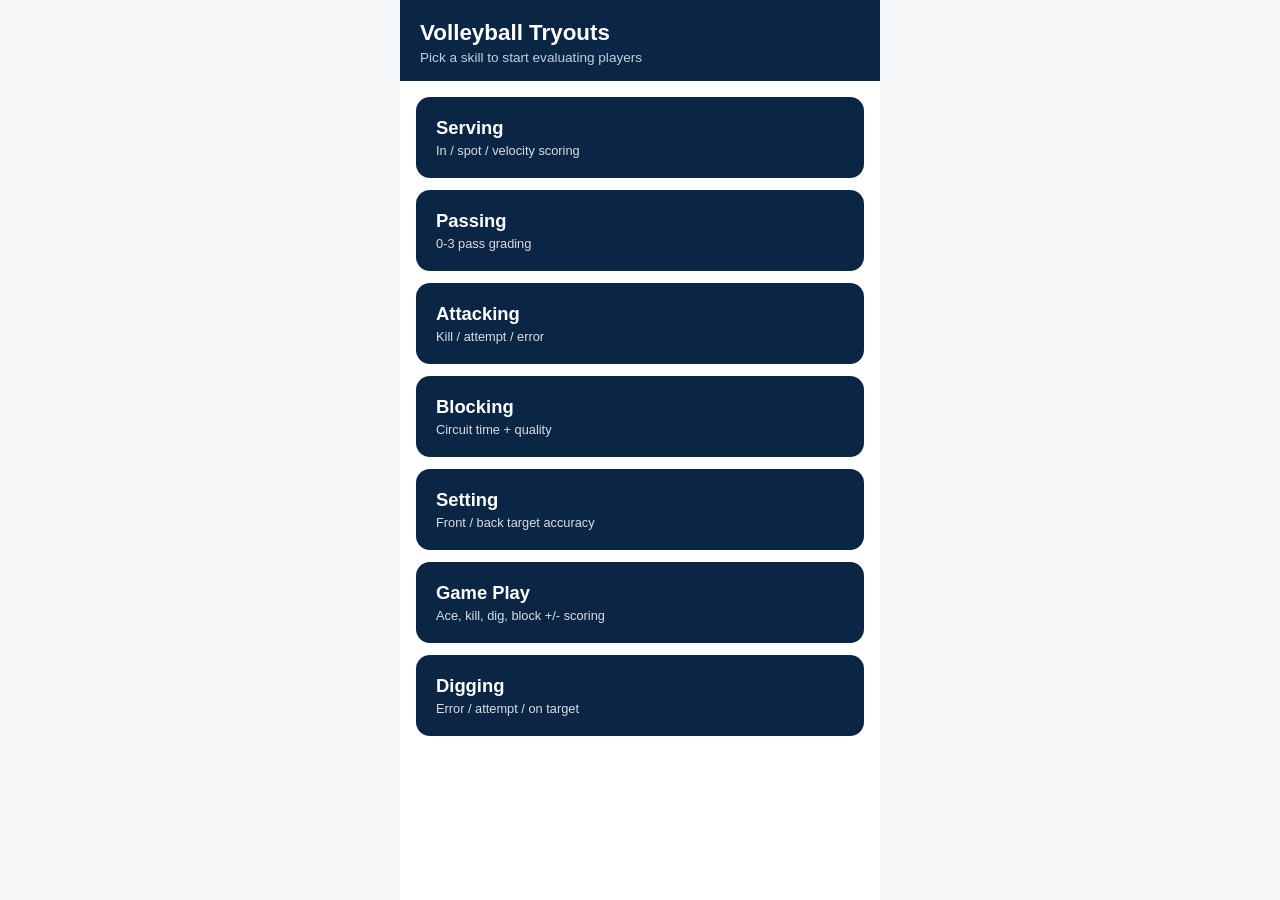
<file: index.html>
<!doctype html>
<html lang="en">
<head>
<meta charset="utf-8" />
<meta name="viewport" content="width=device-width, initial-scale=1, maximum-scale=1" />
<title>Volleyball Tryouts</title>
<link rel="icon" href="assets/favicon.ico?v=16" sizes="any" />
<link rel="icon" type="image/png" sizes="32x32" href="assets/favicon-32x32.png?v=16" />
<link rel="icon" type="image/png" sizes="16x16" href="assets/favicon-16x16.png?v=16" />
<link rel="apple-touch-icon" sizes="180x180" href="assets/apple-touch-icon.png?v=16" />
<link rel="manifest" href="assets/site.webmanifest?v=16" />
<meta name="theme-color" content="#0b2545" />
<link rel="stylesheet" href="styles.css?v=16" />
</head>
<body>
<div class="app">
  <header class="top">
    <h1>Volleyball Tryouts</h1>
    <p>Pick a skill to start evaluating players</p>
  </header>
  <main>
    <div class="skill-list">
      <a class="skill-link" href="serving.html">
        Serving
        <span class="sub">In / spot / velocity scoring</span>
      </a>
      <a class="skill-link" href="passing.html">
        Passing
        <span class="sub">0-3 pass grading</span>
      </a>
      <a class="skill-link" href="attacking.html">
        Attacking
        <span class="sub">Kill / attempt / error</span>
      </a>
      <a class="skill-link" href="blocking.html">
        Blocking
        <span class="sub">Circuit time + quality</span>
      </a>
      <a class="skill-link" href="setting.html">
        Setting
        <span class="sub">Front / back target accuracy</span>
      </a>
      <a class="skill-link" href="gameplay.html">
        Game Play
        <span class="sub">Ace, kill, dig, block +/- scoring</span>
      </a>
      <a class="skill-link" href="digging.html">
        Digging
        <span class="sub">Error / attempt / on target</span>
      </a>
    </div>
  </main>
</div>
</body>
</html>
</file>
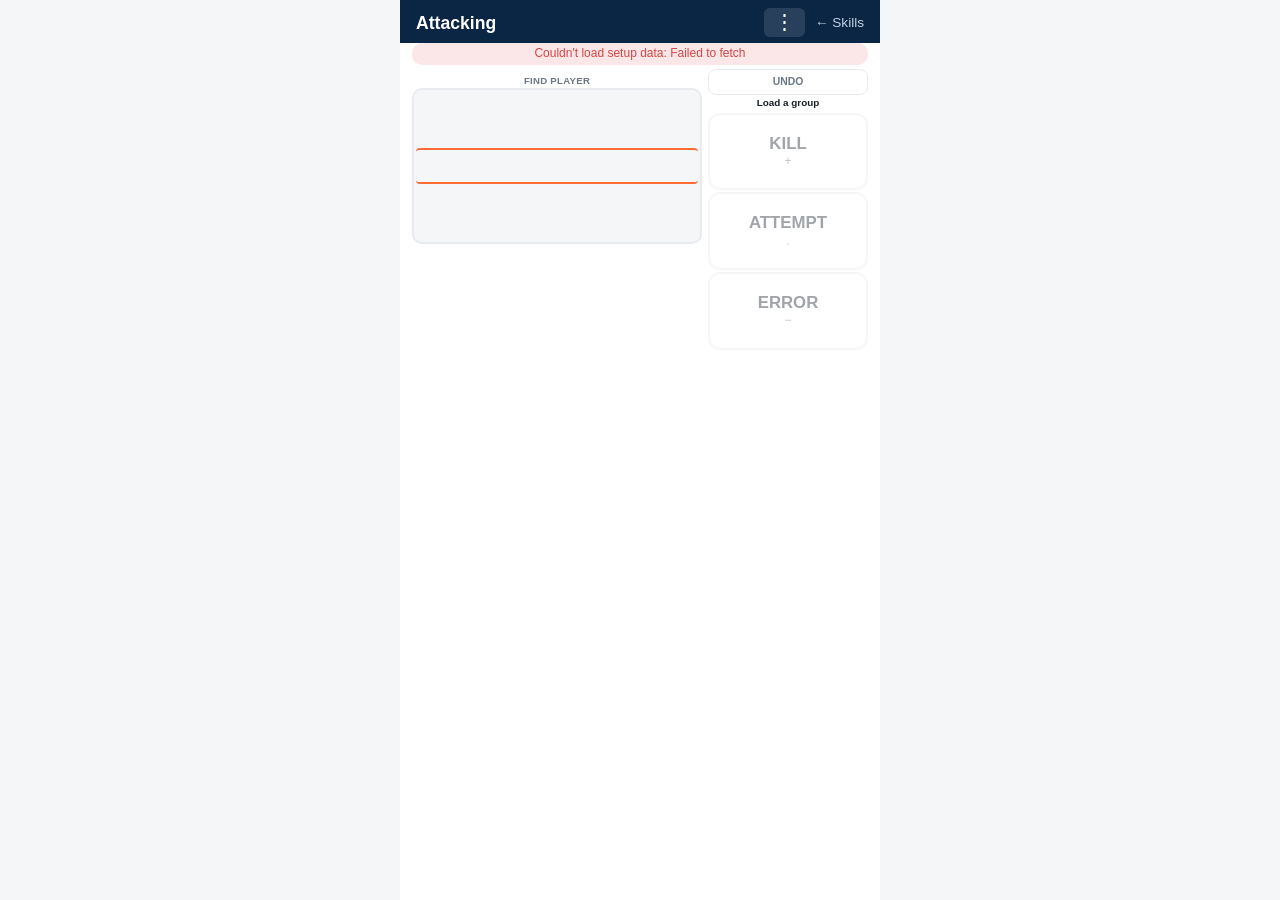
<file: attacking.html>
<!doctype html>
<html lang="en">
<head>
<meta charset="utf-8" />
<meta name="viewport" content="width=device-width, initial-scale=1, maximum-scale=1" />
<title>Attacking — Volleyball Tryouts</title>
<link rel="icon" href="assets/favicon.ico?v=16" sizes="any" />
<link rel="icon" type="image/png" sizes="32x32" href="assets/favicon-32x32.png?v=16" />
<link rel="icon" type="image/png" sizes="16x16" href="assets/favicon-16x16.png?v=16" />
<link rel="apple-touch-icon" sizes="180x180" href="assets/apple-touch-icon.png?v=16" />
<link rel="manifest" href="assets/site.webmanifest?v=16" />
<meta name="theme-color" content="#0b2545" />
<link rel="stylesheet" href="styles.css?v=16" />
</head>
<body>
<div class="app evaluator-app">
  <header class="top compact">
    <h1>Attacking<span class="header-coach" id="headerCoach"></span></h1>
    <div class="header-actions">
      <span class="queue-status" id="queueStatus" hidden></span>
      <button type="button" class="menu-btn" id="menuBtn" aria-label="Menu" aria-haspopup="true" aria-expanded="false">⋮</button>
      <a class="back-link" href="index.html" style="color:#c3d0e0;">&larr; Skills</a>
      <div class="menu-panel" id="menuPanel" hidden>
        <label class="menu-label" for="coachSelect">Coach</label>
        <select id="coachSelect" aria-label="Coach">
          <option value="">Coach…</option>
        </select>
        <button type="button" class="menu-reset-btn" id="resetBtn">Reset This Page</button>
      </div>
    </div>
  </header>

  <div id="configBanner" class="banner" hidden>
    ⚠ Not connected to the Google Sheet yet. Deploy the Apps Script Web App
    and paste its URL into <code>config.js</code> — see README.md.
  </div>

  <div class="toast" id="toast"></div>

  <main class="evaluator-grid">
    <div class="col-players">
      <div id="playerRows" class="rows-col"></div>

      <div class="player-jog-label">Find player</div>
      <div class="player-jog-wrap">
        <div class="player-jog" id="playerJog"></div>
        <div class="player-jog-highlight"></div>
      </div>
    </div>

    <div class="score-rail">
      <button type="button" class="rail-btn rail-undo" id="undoBtn" disabled>UNDO</button>
      <div class="active-player-mini" id="activePlayerLabel">Load a group</div>

      <button type="button" class="toggle rail-btn" id="btnKill" data-result="+">KILL<span class="pts">+</span></button>
      <button type="button" class="toggle rail-btn" id="btnAttempt" data-result=".">ATTEMPT<span class="pts">.</span></button>
      <button type="button" class="toggle rail-btn" id="btnError" data-result="-">ERROR<span class="pts">−</span></button>
    </div>
  </main>
</div>

<script src="config.js?v=16"></script>
<script src="app.js?v=16"></script>
<script src="attacking.js?v=16"></script>
</body>
</html>
</file>
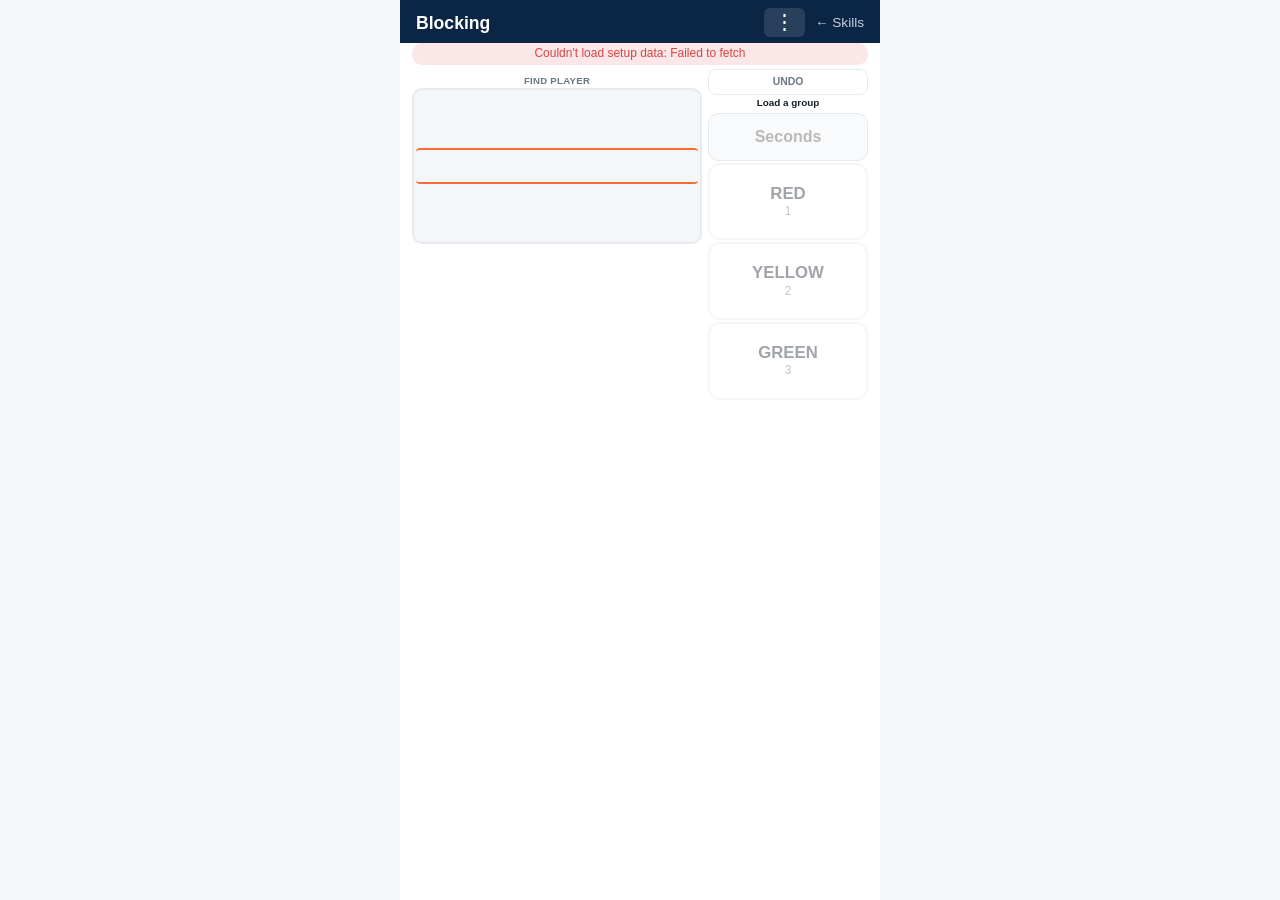
<file: blocking.html>
<!doctype html>
<html lang="en">
<head>
<meta charset="utf-8" />
<meta name="viewport" content="width=device-width, initial-scale=1, maximum-scale=1" />
<title>Blocking — Volleyball Tryouts</title>
<link rel="icon" href="assets/favicon.ico?v=16" sizes="any" />
<link rel="icon" type="image/png" sizes="32x32" href="assets/favicon-32x32.png?v=16" />
<link rel="icon" type="image/png" sizes="16x16" href="assets/favicon-16x16.png?v=16" />
<link rel="apple-touch-icon" sizes="180x180" href="assets/apple-touch-icon.png?v=16" />
<link rel="manifest" href="assets/site.webmanifest?v=16" />
<meta name="theme-color" content="#0b2545" />
<link rel="stylesheet" href="styles.css?v=16" />
</head>
<body>
<div class="app evaluator-app">
  <header class="top compact">
    <h1>Blocking<span class="header-coach" id="headerCoach"></span></h1>
    <div class="header-actions">
      <span class="queue-status" id="queueStatus" hidden></span>
      <button type="button" class="menu-btn" id="menuBtn" aria-label="Menu" aria-haspopup="true" aria-expanded="false">⋮</button>
      <a class="back-link" href="index.html" style="color:#c3d0e0;">&larr; Skills</a>
      <div class="menu-panel" id="menuPanel" hidden>
        <label class="menu-label" for="coachSelect">Coach</label>
        <select id="coachSelect" aria-label="Coach">
          <option value="">Coach…</option>
        </select>
        <button type="button" class="menu-reset-btn" id="resetBtn">Reset This Page</button>
      </div>
    </div>
  </header>

  <div id="configBanner" class="banner" hidden>
    ⚠ Not connected to the Google Sheet yet. Deploy the Apps Script Web App
    and paste its URL into <code>config.js</code> — see README.md.
  </div>

  <div class="toast" id="toast"></div>

  <main class="evaluator-grid">
    <div class="col-players">
      <div id="playerRows" class="rows-col"></div>

      <div class="player-jog-label">Find player</div>
      <div class="player-jog-wrap">
        <div class="player-jog" id="playerJog"></div>
        <div class="player-jog-highlight"></div>
      </div>
    </div>

    <div class="score-rail">
      <button type="button" class="rail-btn rail-undo" id="undoBtn" disabled>UNDO</button>
      <div class="active-player-mini" id="activePlayerLabel">Load a group</div>

      <input type="text" inputmode="decimal" pattern="[0-9]*\.?[0-9]*" enterkeyhint="done" id="timeInput" class="rail-time-input" placeholder="Seconds" aria-label="Circuit time in seconds" />

      <button type="button" class="toggle rail-btn quality-red" id="btnRed" data-result="Red" disabled>RED<span class="pts">1</span></button>
      <button type="button" class="toggle rail-btn quality-yellow" id="btnYellow" data-result="Yellow" disabled>YELLOW<span class="pts">2</span></button>
      <button type="button" class="toggle rail-btn quality-green" id="btnGreen" data-result="Green" disabled>GREEN<span class="pts">3</span></button>
    </div>
  </main>
</div>

<script src="config.js?v=16"></script>
<script src="app.js?v=16"></script>
<script src="blocking.js?v=16"></script>
</body>
</html>
</file>
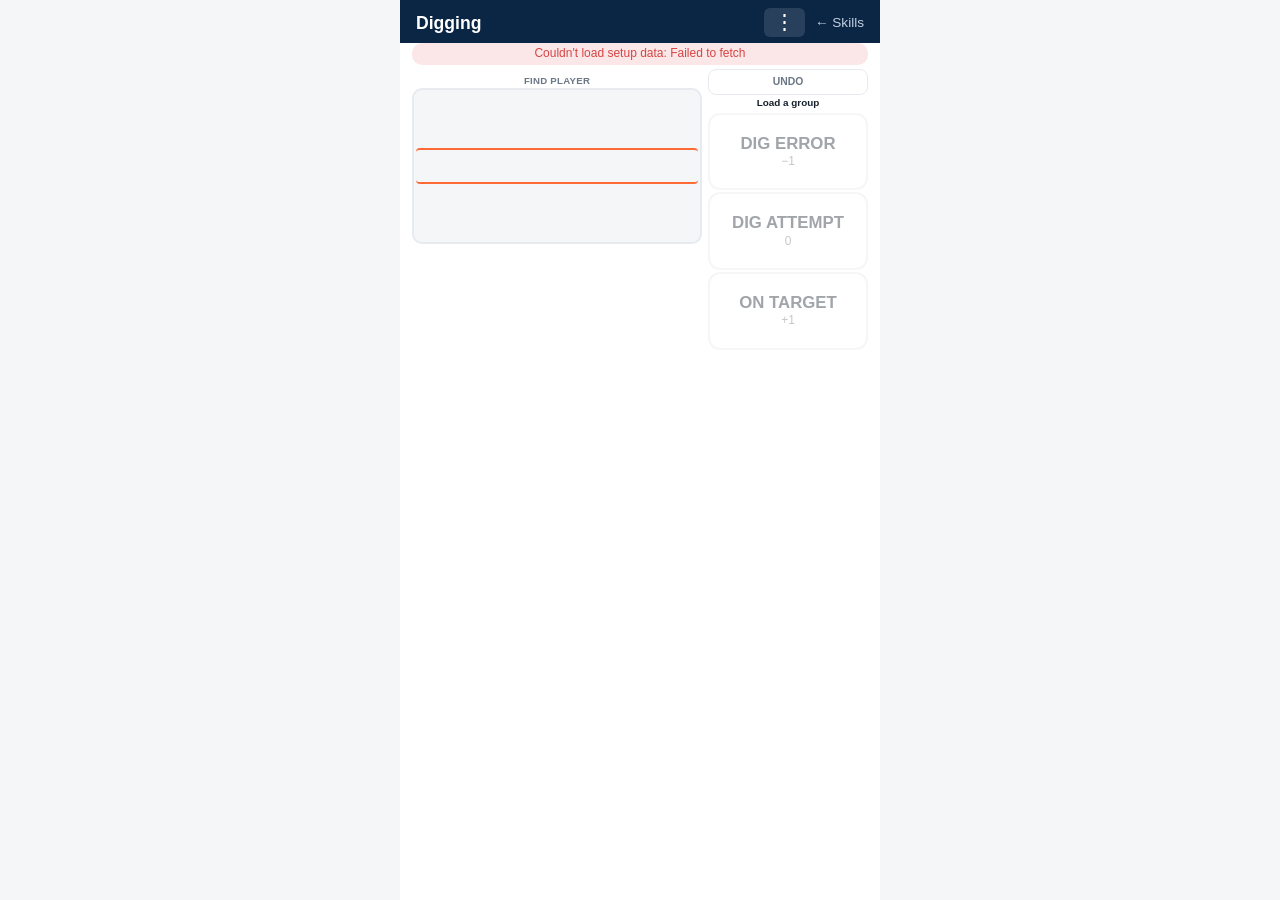
<file: digging.html>
<!doctype html>
<html lang="en">
<head>
<meta charset="utf-8" />
<meta name="viewport" content="width=device-width, initial-scale=1, maximum-scale=1" />
<title>Digging — Volleyball Tryouts</title>
<link rel="icon" href="assets/favicon.ico?v=16" sizes="any" />
<link rel="icon" type="image/png" sizes="32x32" href="assets/favicon-32x32.png?v=16" />
<link rel="icon" type="image/png" sizes="16x16" href="assets/favicon-16x16.png?v=16" />
<link rel="apple-touch-icon" sizes="180x180" href="assets/apple-touch-icon.png?v=16" />
<link rel="manifest" href="assets/site.webmanifest?v=16" />
<meta name="theme-color" content="#0b2545" />
<link rel="stylesheet" href="styles.css?v=16" />
</head>
<body>
<div class="app evaluator-app">
  <header class="top compact">
    <h1>Digging<span class="header-coach" id="headerCoach"></span></h1>
    <div class="header-actions">
      <span class="queue-status" id="queueStatus" hidden></span>
      <button type="button" class="menu-btn" id="menuBtn" aria-label="Menu" aria-haspopup="true" aria-expanded="false">⋮</button>
      <a class="back-link" href="index.html" style="color:#c3d0e0;">&larr; Skills</a>
      <div class="menu-panel" id="menuPanel" hidden>
        <label class="menu-label" for="coachSelect">Coach</label>
        <select id="coachSelect" aria-label="Coach">
          <option value="">Coach…</option>
        </select>
        <button type="button" class="menu-reset-btn" id="resetBtn">Reset This Page</button>
      </div>
    </div>
  </header>

  <div id="configBanner" class="banner" hidden>
    ⚠ Not connected to the Google Sheet yet. Deploy the Apps Script Web App
    and paste its URL into <code>config.js</code> — see README.md.
  </div>

  <div class="toast" id="toast"></div>

  <main class="evaluator-grid">
    <div class="col-players">
      <div id="playerRows" class="rows-col"></div>

      <div class="player-jog-label">Find player</div>
      <div class="player-jog-wrap">
        <div class="player-jog" id="playerJog"></div>
        <div class="player-jog-highlight"></div>
      </div>
    </div>

    <div class="score-rail">
      <button type="button" class="rail-btn rail-undo" id="undoBtn" disabled>UNDO</button>
      <div class="active-player-mini" id="activePlayerLabel">Load a group</div>

      <button type="button" class="toggle rail-btn" id="btnError" data-result="-">DIG ERROR<span class="pts">−1</span></button>
      <button type="button" class="toggle rail-btn" id="btnAttempt" data-result=".">DIG ATTEMPT<span class="pts">0</span></button>
      <button type="button" class="toggle rail-btn" id="btnOnTarget" data-result="+">ON TARGET<span class="pts">+1</span></button>
    </div>
  </main>
</div>

<script src="config.js?v=16"></script>
<script src="app.js?v=16"></script>
<script src="digging.js?v=16"></script>
</body>
</html>
</file>
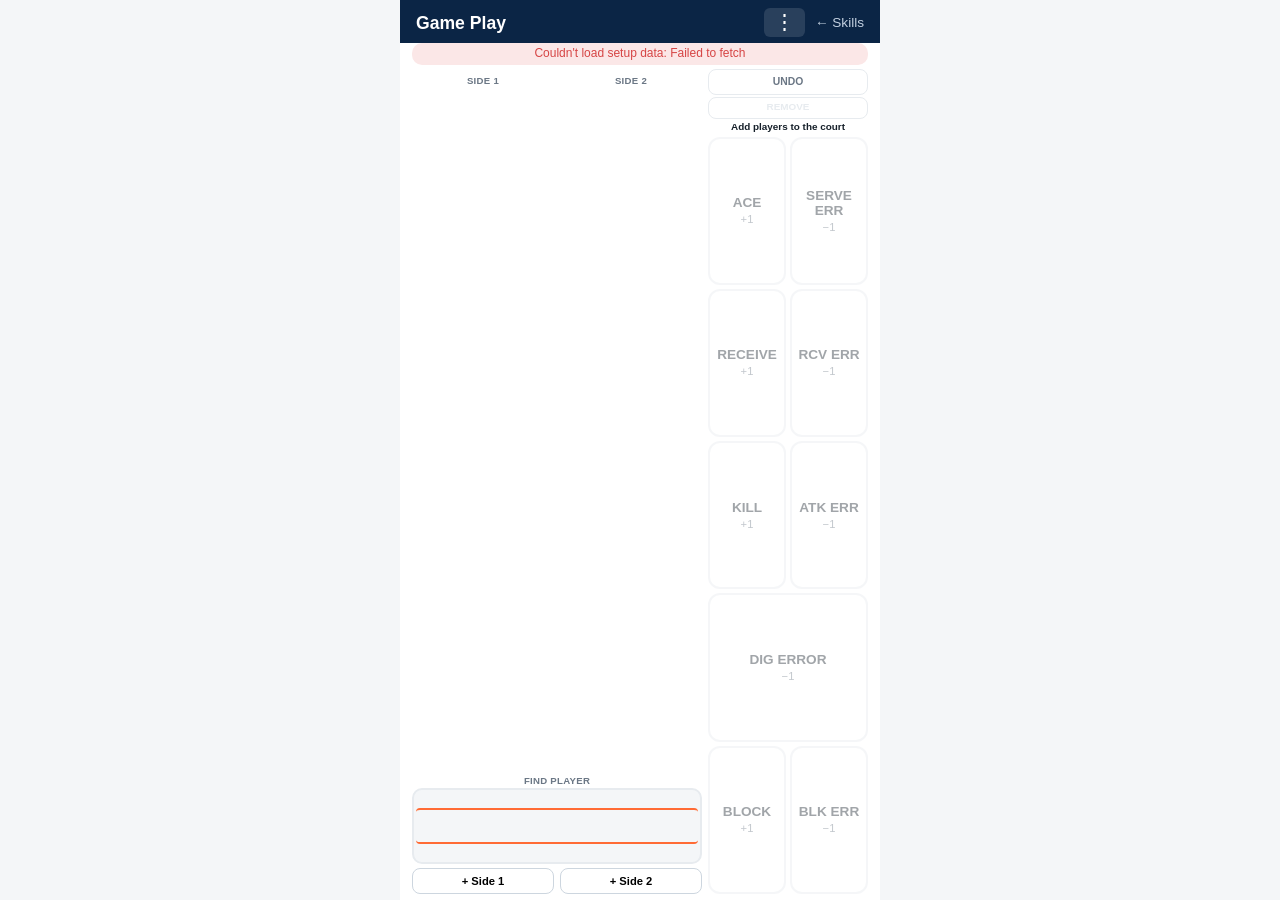
<file: gameplay.html>
<!doctype html>
<html lang="en">
<head>
<meta charset="utf-8" />
<meta name="viewport" content="width=device-width, initial-scale=1, maximum-scale=1" />
<title>Game Play — Volleyball Tryouts</title>
<link rel="icon" href="assets/favicon.ico?v=16" sizes="any" />
<link rel="icon" type="image/png" sizes="32x32" href="assets/favicon-32x32.png?v=16" />
<link rel="icon" type="image/png" sizes="16x16" href="assets/favicon-16x16.png?v=16" />
<link rel="apple-touch-icon" sizes="180x180" href="assets/apple-touch-icon.png?v=16" />
<link rel="manifest" href="assets/site.webmanifest?v=16" />
<meta name="theme-color" content="#0b2545" />
<link rel="stylesheet" href="styles.css?v=16" />
</head>
<body>
<div class="app evaluator-app">
  <header class="top compact">
    <h1>Game Play<span class="header-coach" id="headerCoach"></span></h1>
    <div class="header-actions">
      <span class="queue-status" id="queueStatus" hidden></span>
      <button type="button" class="menu-btn" id="menuBtn" aria-label="Menu" aria-haspopup="true" aria-expanded="false">⋮</button>
      <a class="back-link" href="index.html" style="color:#c3d0e0;">&larr; Skills</a>
      <div class="menu-panel" id="menuPanel" hidden>
        <label class="menu-label" for="coachSelect">Coach</label>
        <select id="coachSelect" aria-label="Coach">
          <option value="">Coach…</option>
        </select>
        <button type="button" class="menu-reset-btn" id="resetBtn">Reset This Page</button>
      </div>
    </div>
  </header>

  <div id="configBanner" class="banner" hidden>
    ⚠ Not connected to the Google Sheet yet. Deploy the Apps Script Web App
    and paste its URL into <code>config.js</code> — see README.md.
  </div>

  <div class="toast" id="toast"></div>

  <main class="evaluator-grid gp-main">
    <div class="col-players">
      <div class="court-columns">
        <div class="court-col">
          <div class="player-jog-label">Side 1</div>
          <div id="side1Rows" class="court-rows"></div>
        </div>
        <div class="court-col">
          <div class="player-jog-label">Side 2</div>
          <div id="side2Rows" class="court-rows"></div>
        </div>
      </div>

      <div class="player-jog-label">Find player</div>
      <div class="player-jog-wrap compact">
        <div class="player-jog" id="playerJog"></div>
        <div class="player-jog-highlight"></div>
      </div>
      <div class="court-add-row">
        <button type="button" id="addSide1Btn">+ Side 1</button>
        <button type="button" id="addSide2Btn">+ Side 2</button>
      </div>
    </div>

    <div class="score-rail">
      <button type="button" class="rail-btn rail-undo" id="undoBtn" disabled>UNDO</button>
      <button type="button" class="rail-btn rail-remove" id="removeBtn" disabled>REMOVE</button>
      <div class="active-player-mini" id="activePlayerLabel">Add players to the court</div>

      <div class="gp-grid">
        <button type="button" class="toggle rail-btn gp-plus" data-result="Service Ace">ACE<span class="pts">+1</span></button>
        <button type="button" class="toggle rail-btn gp-minus" data-result="Serve Error">SERVE ERR<span class="pts">−1</span></button>
        <button type="button" class="toggle rail-btn gp-plus" data-result="Serve Receive">RECEIVE<span class="pts">+1</span></button>
        <button type="button" class="toggle rail-btn gp-minus" data-result="Serve Receive Error">RCV ERR<span class="pts">−1</span></button>
        <button type="button" class="toggle rail-btn gp-plus" data-result="Attack Kill">KILL<span class="pts">+1</span></button>
        <button type="button" class="toggle rail-btn gp-minus" data-result="Attack Error">ATK ERR<span class="pts">−1</span></button>
        <button type="button" class="toggle rail-btn gp-minus gp-wide" data-result="Dig Error">DIG ERROR<span class="pts">−1</span></button>
        <button type="button" class="toggle rail-btn gp-plus" data-result="Block">BLOCK<span class="pts">+1</span></button>
        <button type="button" class="toggle rail-btn gp-minus" data-result="Block Error">BLK ERR<span class="pts">−1</span></button>
      </div>
    </div>
  </main>
</div>

<script src="config.js?v=16"></script>
<script src="app.js?v=16"></script>
<script src="gameplay.js?v=16"></script>
</body>
</html>
</file>
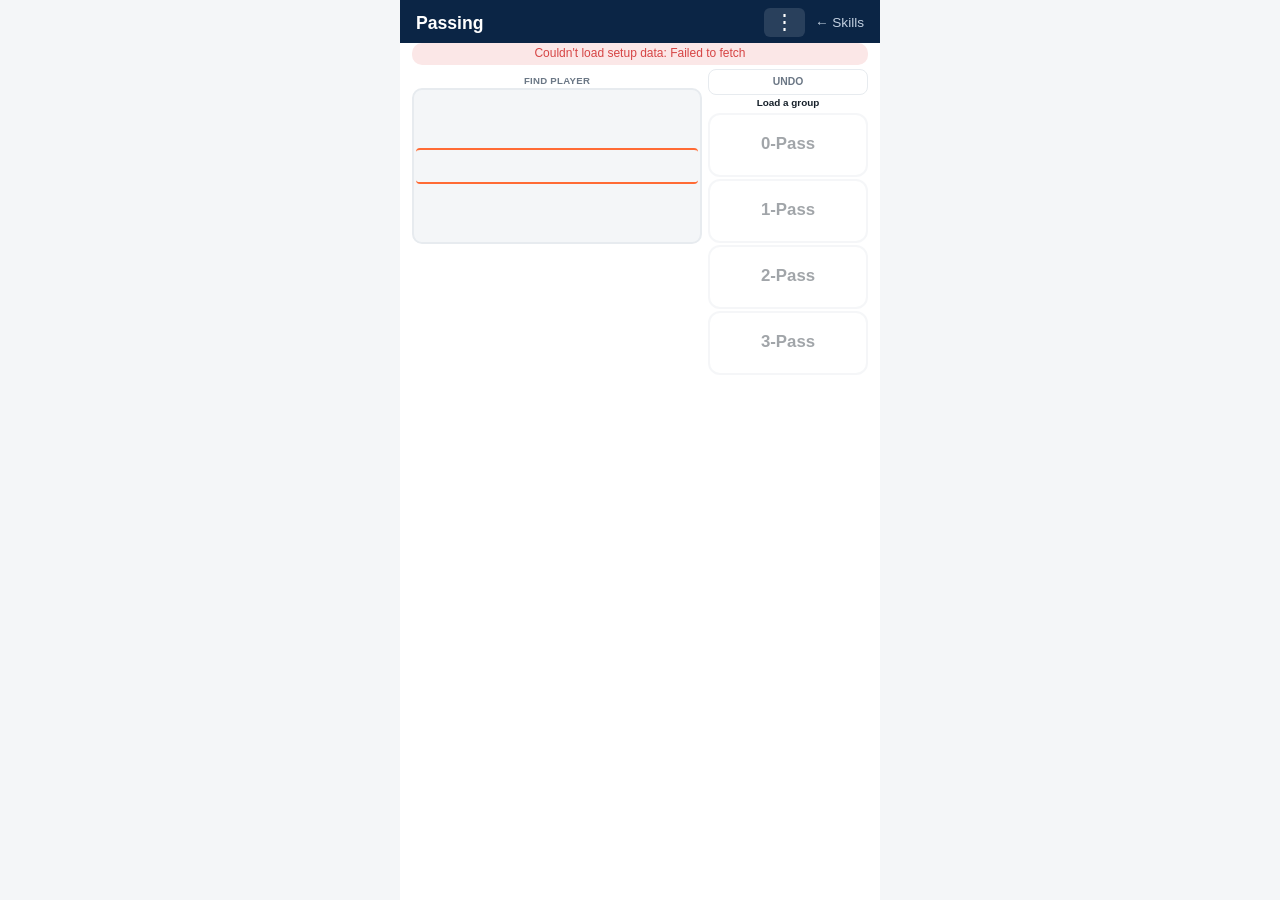
<file: passing.html>
<!doctype html>
<html lang="en">
<head>
<meta charset="utf-8" />
<meta name="viewport" content="width=device-width, initial-scale=1, maximum-scale=1" />
<title>Passing — Volleyball Tryouts</title>
<link rel="icon" href="assets/favicon.ico?v=16" sizes="any" />
<link rel="icon" type="image/png" sizes="32x32" href="assets/favicon-32x32.png?v=16" />
<link rel="icon" type="image/png" sizes="16x16" href="assets/favicon-16x16.png?v=16" />
<link rel="apple-touch-icon" sizes="180x180" href="assets/apple-touch-icon.png?v=16" />
<link rel="manifest" href="assets/site.webmanifest?v=16" />
<meta name="theme-color" content="#0b2545" />
<link rel="stylesheet" href="styles.css?v=16" />
</head>
<body>
<div class="app evaluator-app">
  <header class="top compact">
    <h1>Passing<span class="header-coach" id="headerCoach"></span></h1>
    <div class="header-actions">
      <span class="queue-status" id="queueStatus" hidden></span>
      <button type="button" class="menu-btn" id="menuBtn" aria-label="Menu" aria-haspopup="true" aria-expanded="false">⋮</button>
      <a class="back-link" href="index.html" style="color:#c3d0e0;">&larr; Skills</a>
      <div class="menu-panel" id="menuPanel" hidden>
        <label class="menu-label" for="coachSelect">Coach</label>
        <select id="coachSelect" aria-label="Coach">
          <option value="">Coach…</option>
        </select>
        <button type="button" class="menu-reset-btn" id="resetBtn">Reset This Page</button>
      </div>
    </div>
  </header>

  <div id="configBanner" class="banner" hidden>
    ⚠ Not connected to the Google Sheet yet. Deploy the Apps Script Web App
    and paste its URL into <code>config.js</code> — see README.md.
  </div>

  <div class="toast" id="toast"></div>

  <main class="evaluator-grid">
    <div class="col-players">
      <div id="playerRows" class="rows-col"></div>

      <div class="player-jog-label">Find player</div>
      <div class="player-jog-wrap">
        <div class="player-jog" id="playerJog"></div>
        <div class="player-jog-highlight"></div>
      </div>
    </div>

    <div class="score-rail">
      <button type="button" class="rail-btn rail-undo" id="undoBtn" disabled>UNDO</button>
      <div class="active-player-mini" id="activePlayerLabel">Load a group</div>

      <button type="button" class="toggle rail-btn" id="btn0" data-result="0-Pass">0-Pass</button>
      <button type="button" class="toggle rail-btn" id="btn1" data-result="1-Pass">1-Pass</button>
      <button type="button" class="toggle rail-btn" id="btn2" data-result="2-Pass">2-Pass</button>
      <button type="button" class="toggle rail-btn" id="btn3" data-result="3-Pass">3-Pass</button>
    </div>
  </main>
</div>

<script src="config.js?v=16"></script>
<script src="app.js?v=16"></script>
<script src="passing.js?v=16"></script>
</body>
</html>
</file>
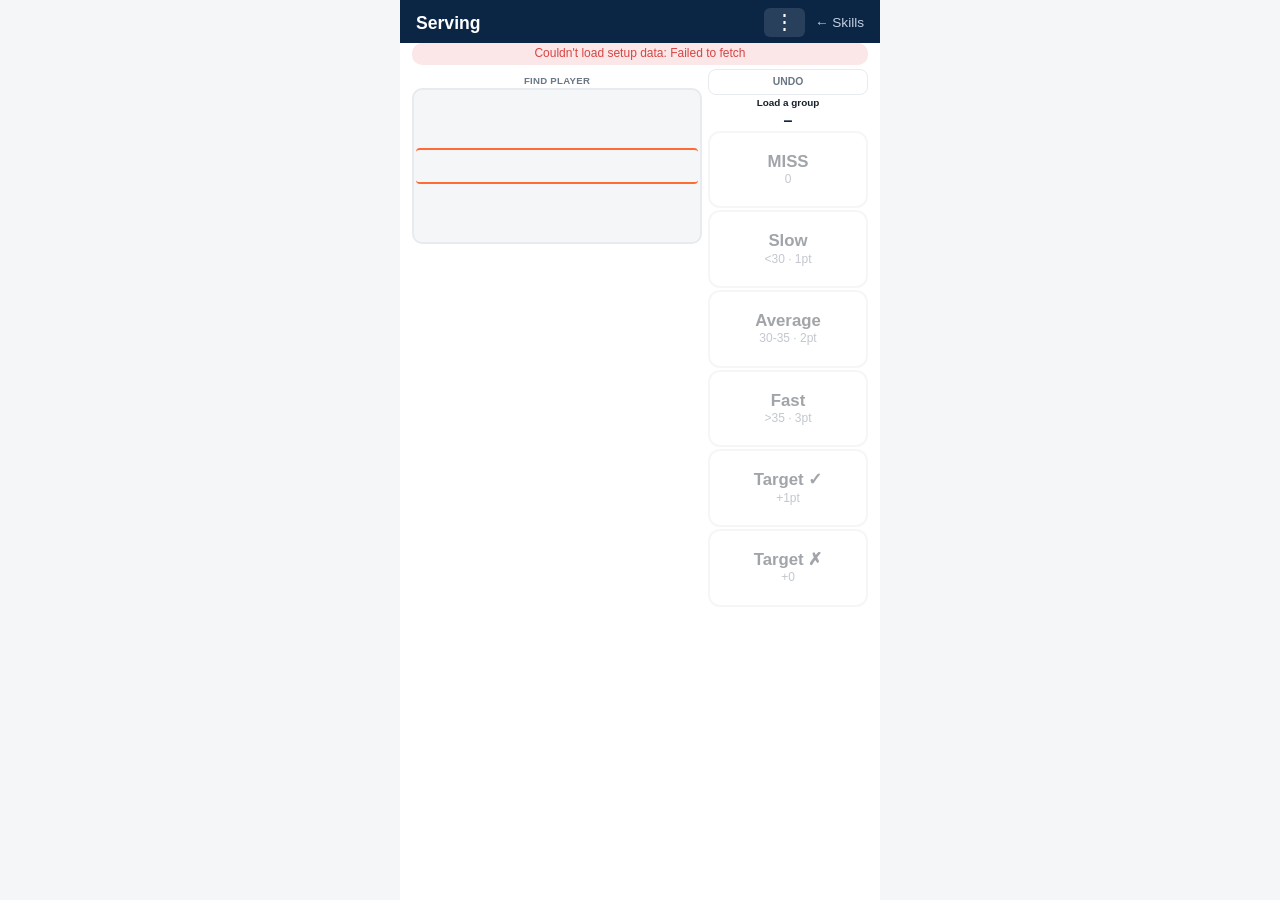
<file: serving.html>
<!doctype html>
<html lang="en">
<head>
<meta charset="utf-8" />
<meta name="viewport" content="width=device-width, initial-scale=1, maximum-scale=1" />
<title>Serving — Volleyball Tryouts</title>
<link rel="icon" href="assets/favicon.ico?v=16" sizes="any" />
<link rel="icon" type="image/png" sizes="32x32" href="assets/favicon-32x32.png?v=16" />
<link rel="icon" type="image/png" sizes="16x16" href="assets/favicon-16x16.png?v=16" />
<link rel="apple-touch-icon" sizes="180x180" href="assets/apple-touch-icon.png?v=16" />
<link rel="manifest" href="assets/site.webmanifest?v=16" />
<meta name="theme-color" content="#0b2545" />
<link rel="stylesheet" href="styles.css?v=16" />
</head>
<body>
<div class="app evaluator-app">
  <header class="top compact">
    <h1>Serving<span class="header-coach" id="headerCoach"></span></h1>
    <div class="header-actions">
      <span class="queue-status" id="queueStatus" hidden></span>
      <button type="button" class="menu-btn" id="menuBtn" aria-label="Menu" aria-haspopup="true" aria-expanded="false">⋮</button>
      <a class="back-link" href="index.html" style="color:#c3d0e0;">&larr; Skills</a>
      <div class="menu-panel" id="menuPanel" hidden>
        <label class="menu-label" for="coachSelect">Coach</label>
        <select id="coachSelect" aria-label="Coach">
          <option value="">Coach…</option>
        </select>
        <button type="button" class="menu-reset-btn" id="resetBtn">Reset This Page</button>
      </div>
    </div>
  </header>

  <div id="configBanner" class="banner" hidden>
    ⚠ Not connected to the Google Sheet yet. Deploy the Apps Script Web App
    and paste its URL into <code>config.js</code> — see README.md.
  </div>

  <div class="toast" id="toast"></div>

  <main class="evaluator-grid">
    <div class="col-players">
      <div id="playerRows" class="rows-col"></div>

      <div class="player-jog-label">Find player</div>
      <div class="player-jog-wrap">
        <div class="player-jog" id="playerJog"></div>
        <div class="player-jog-highlight"></div>
      </div>
    </div>

    <div class="score-rail">
      <button type="button" class="rail-btn rail-undo" id="undoBtn" disabled>UNDO</button>
      <div class="active-player-mini" id="activePlayerLabel">Load a group</div>
      <div class="score-mini" id="scoreNum">–</div>

      <button type="button" class="toggle result rail-btn" id="btnMissed" data-result="Missed">MISS<span class="pts">0</span></button>
      <button type="button" class="toggle result velocity rail-btn" id="btnV1" data-result="Slow">Slow<span class="pts">&lt;30 · 1pt</span></button>
      <button type="button" class="toggle result velocity rail-btn" id="btnV2" data-result="Average">Average<span class="pts">30-35 · 2pt</span></button>
      <button type="button" class="toggle result velocity rail-btn" id="btnV3" data-result="Fast">Fast<span class="pts">&gt;35 · 3pt</span></button>
      <button type="button" class="toggle rail-btn" id="btnHitTarget" disabled>Target ✓<span class="pts">+1pt</span></button>
      <button type="button" class="toggle rail-btn" id="btnMissedTarget" disabled>Target ✗<span class="pts">+0</span></button>
    </div>
  </main>
</div>

<script src="config.js?v=16"></script>
<script src="app.js?v=16"></script>
<script src="serving.js?v=16"></script>
</body>
</html>
</file>
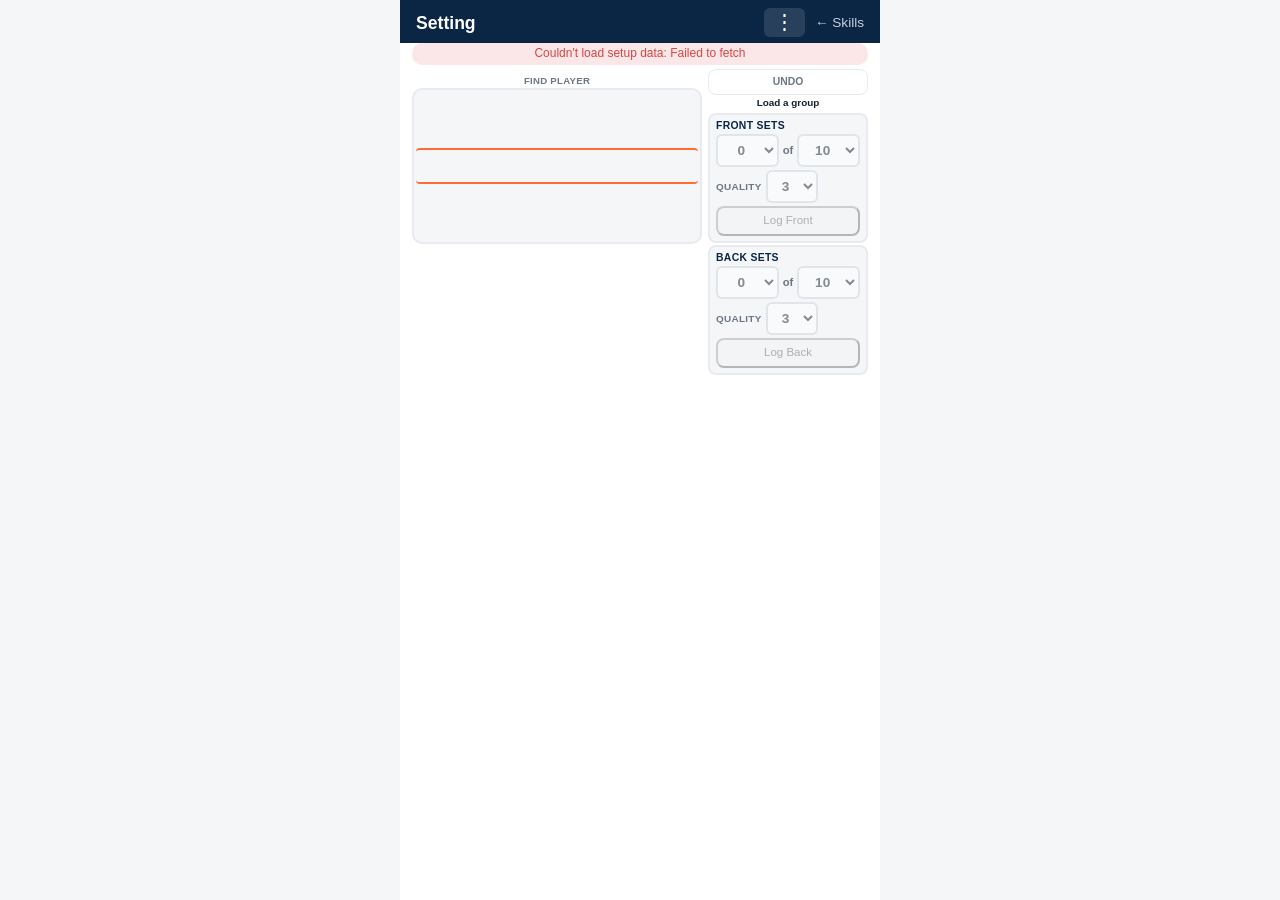
<file: setting.html>
<!doctype html>
<html lang="en">
<head>
<meta charset="utf-8" />
<meta name="viewport" content="width=device-width, initial-scale=1, maximum-scale=1" />
<title>Setting — Volleyball Tryouts</title>
<link rel="icon" href="assets/favicon.ico?v=16" sizes="any" />
<link rel="icon" type="image/png" sizes="32x32" href="assets/favicon-32x32.png?v=16" />
<link rel="icon" type="image/png" sizes="16x16" href="assets/favicon-16x16.png?v=16" />
<link rel="apple-touch-icon" sizes="180x180" href="assets/apple-touch-icon.png?v=16" />
<link rel="manifest" href="assets/site.webmanifest?v=16" />
<meta name="theme-color" content="#0b2545" />
<link rel="stylesheet" href="styles.css?v=16" />
</head>
<body>
<div class="app evaluator-app">
  <header class="top compact">
    <h1>Setting<span class="header-coach" id="headerCoach"></span></h1>
    <div class="header-actions">
      <span class="queue-status" id="queueStatus" hidden></span>
      <button type="button" class="menu-btn" id="menuBtn" aria-label="Menu" aria-haspopup="true" aria-expanded="false">⋮</button>
      <a class="back-link" href="index.html" style="color:#c3d0e0;">&larr; Skills</a>
      <div class="menu-panel" id="menuPanel" hidden>
        <label class="menu-label" for="coachSelect">Coach</label>
        <select id="coachSelect" aria-label="Coach">
          <option value="">Coach…</option>
        </select>
        <button type="button" class="menu-reset-btn" id="resetBtn">Reset This Page</button>
      </div>
    </div>
  </header>

  <div id="configBanner" class="banner" hidden>
    ⚠ Not connected to the Google Sheet yet. Deploy the Apps Script Web App
    and paste its URL into <code>config.js</code> — see README.md.
  </div>

  <div class="toast" id="toast"></div>

  <main class="evaluator-grid">
    <div class="col-players">
      <div id="playerRows" class="rows-col"></div>

      <div class="player-jog-label">Find player</div>
      <div class="player-jog-wrap">
        <div class="player-jog" id="playerJog"></div>
        <div class="player-jog-highlight"></div>
      </div>
    </div>

    <div class="score-rail">
      <button type="button" class="rail-btn rail-undo" id="undoBtn" disabled>UNDO</button>
      <div class="active-player-mini" id="activePlayerLabel">Load a group</div>

      <div class="set-batch-card" id="frontBatchCard">
        <div class="set-batch-label">Front Sets</div>
        <div class="set-batch-selects">
          <select id="frontMadeSelect" class="rail-select" aria-label="Front sets on target"></select>
          <span class="set-batch-of">of</span>
          <select id="frontBallsSelect" class="rail-select" aria-label="Front sets tested">
            <option value="5">5</option>
            <option value="10" selected>10</option>
            <option value="15">15</option>
            <option value="20">20</option>
            <option value="25">25</option>
          </select>
        </div>
        <div class="set-batch-quality-row">
          <label for="frontQualitySelect" class="set-batch-quality-label">Quality</label>
          <select id="frontQualitySelect" class="rail-select" aria-label="Front set quality (0-5)">
            <option value="0">0</option>
            <option value="1">1</option>
            <option value="2">2</option>
            <option value="3" selected>3</option>
            <option value="4">4</option>
            <option value="5">5</option>
          </select>
        </div>
        <button type="button" class="rail-btn set-batch-submit" id="btnFrontSubmit" disabled>Log Front</button>
      </div>

      <div class="set-batch-card" id="backBatchCard">
        <div class="set-batch-label">Back Sets</div>
        <div class="set-batch-selects">
          <select id="backMadeSelect" class="rail-select" aria-label="Back sets on target"></select>
          <span class="set-batch-of">of</span>
          <select id="backBallsSelect" class="rail-select" aria-label="Back sets tested">
            <option value="5">5</option>
            <option value="10" selected>10</option>
            <option value="15">15</option>
            <option value="20">20</option>
            <option value="25">25</option>
          </select>
        </div>
        <div class="set-batch-quality-row">
          <label for="backQualitySelect" class="set-batch-quality-label">Quality</label>
          <select id="backQualitySelect" class="rail-select" aria-label="Back set quality (0-5)">
            <option value="0">0</option>
            <option value="1">1</option>
            <option value="2">2</option>
            <option value="3" selected>3</option>
            <option value="4">4</option>
            <option value="5">5</option>
          </select>
        </div>
        <button type="button" class="rail-btn set-batch-submit" id="btnBackSubmit" disabled>Log Back</button>
      </div>
    </div>
  </main>
</div>

<script src="config.js?v=16"></script>
<script src="app.js?v=16"></script>
<script src="setting.js?v=16"></script>
</body>
</html>
</file>
<file: styles.css>
:root {
  --navy: #0b2545;
  --navy-dark: #071a33;
  --orange: #ff6b35;
  --green: #1fa774;
  --green-dark: #157a55;
  --gray: #6b7785;
  --gray-light: #e7ebef;
  --red: #d64545;
  --bg: #f4f6f8;
  --card: #ffffff;
  --text: #16202a;
}

* {
  box-sizing: border-box;
}

body {
  margin: 0;
  font-family: -apple-system, BlinkMacSystemFont, "Segoe UI", Roboto, Arial, sans-serif;
  background: var(--bg);
  color: var(--text);
  -webkit-tap-highlight-color: transparent;
}

.app {
  max-width: 480px;
  margin: 0 auto;
  min-height: 100vh;
  background: var(--card);
  display: flex;
  flex-direction: column;
}

header.top {
  background: var(--navy);
  color: white;
  padding: 20px 20px 16px;
}

header.top h1 {
  margin: 0;
  font-size: 1.4rem;
}

header.top p {
  margin: 4px 0 0;
  color: #c3d0e0;
  font-size: 0.85rem;
}

header.top.compact {
  padding: 8px 16px 6px;
  display: flex;
  align-items: baseline;
  justify-content: space-between;
}

header.top.compact h1 {
  font-size: 1.1rem;
}

.header-coach {
  display: block;
  font-size: 0.6rem;
  font-weight: 400;
  line-height: 1;
  color: #c3d0e0;
}

.header-actions {
  position: relative;
  display: flex;
  align-items: center;
  gap: 10px;
}

/* Send-queue status badge — shown whenever there are unsent attempts
   sitting locally, so a coach can see the app is behind (and still
   working) rather than assume it's broken. Turns solid red after several
   consecutive failed retries on the item at the front of the queue. */
.queue-status {
  font-size: 0.6rem;
  font-weight: 800;
  padding: 3px 7px;
  border-radius: 10px;
  background: rgba(255, 255, 255, 0.18);
  color: #ffe9b3;
  white-space: nowrap;
}

.queue-status-stuck {
  background: var(--red);
  color: white;
}

.menu-btn {
  position: relative;
  background: rgba(255, 255, 255, 0.12);
  border: none;
  border-radius: 6px;
  color: white;
  font-size: 1.3rem;
  line-height: 1;
  padding: 4px 10px;
  cursor: pointer;
}

/* Expands the real tap target well past the visible glyph (to roughly the
   44px Apple/Android minimum) without growing the header's layout height —
   an absolutely-positioned pseudo-element is taken out of flow, so it adds
   no space to the row, but taps anywhere in its box still count as a click
   on the button itself. Skewed left/up rather than symmetric so it doesn't
   swallow taps meant for the neighboring "← Skills" link. */
.menu-btn::after {
  content: "";
  position: absolute;
  top: -14px;
  right: -4px;
  bottom: -14px;
  left: -12px;
}

.menu-panel {
  position: absolute;
  top: 100%;
  right: 0;
  margin-top: 6px;
  background: white;
  border-radius: 10px;
  box-shadow: 0 4px 16px rgba(0, 0, 0, 0.25);
  padding: 12px;
  flex-direction: column;
  gap: 8px;
  z-index: 30;
  min-width: 180px;
}

.menu-panel[hidden] {
  display: none;
}

.menu-panel:not([hidden]) {
  display: flex;
}

.menu-label {
  font-size: 0.7rem;
  font-weight: 700;
  text-transform: uppercase;
  letter-spacing: 0.03em;
  color: var(--gray);
}

.menu-panel select {
  width: 100%;
}

.menu-reset-btn {
  padding: 10px;
  border-radius: 8px;
  border: 1px solid var(--red);
  background: white;
  color: var(--red);
  font-weight: 700;
  cursor: pointer;
}

.banner {
  background: #fff3e0;
  color: #8a4b00;
  padding: 10px 16px;
  font-size: 0.85rem;
  border-bottom: 1px solid #f0c98a;
}

main {
  flex: 1;
  padding: 16px;
  display: flex;
  flex-direction: column;
  gap: 16px;
}

.skill-list {
  display: flex;
  flex-direction: column;
  gap: 12px;
}

.skill-link {
  display: block;
  padding: 20px;
  border-radius: 14px;
  background: var(--navy);
  color: white;
  text-decoration: none;
  font-size: 1.15rem;
  font-weight: 600;
}

.skill-link.disabled {
  background: var(--gray-light);
  color: var(--gray);
  pointer-events: none;
}

.skill-link .sub {
  display: block;
  font-weight: 400;
  font-size: 0.8rem;
  margin-top: 4px;
  opacity: 0.85;
}

label {
  font-size: 0.85rem;
  font-weight: 600;
  color: var(--gray);
  text-transform: uppercase;
  letter-spacing: 0.03em;
}

.field {
  display: flex;
  flex-direction: column;
  gap: 6px;
}

input[type="text"] {
  font-size: 1rem;
  padding: 14px;
  border-radius: 10px;
  border: 1px solid #cdd6df;
  background: var(--bg);
}

input[type="text"]:focus {
  outline: 2px solid var(--navy);
}

.player-info {
  font-size: 0.85rem;
  color: var(--gray);
  min-height: 1.2em;
}

.btn-group {
  display: grid;
  gap: 10px;
}

.btn-group.cols-2 {
  grid-template-columns: 1fr 1fr;
}

.btn-group.cols-3 {
  grid-template-columns: 1fr 1fr 1fr;
}

button.toggle {
  font-size: 1.05rem;
  font-weight: 700;
  padding: 20px 10px;
  border-radius: 12px;
  border: 2px solid var(--gray-light);
  background: white;
  color: var(--text);
  cursor: pointer;
  min-height: 64px;
}

button.toggle .pts {
  display: block;
  font-size: 0.75rem;
  font-weight: 500;
  color: var(--gray);
  margin-top: 2px;
}

button.toggle.active {
  border-color: var(--green);
  background: var(--green);
  color: white;
}

button.toggle.active .pts {
  color: #dff5ec;
}

button.toggle:disabled {
  opacity: 0.4;
  cursor: not-allowed;
}

button.velocity.active {
  border-color: var(--orange);
  background: var(--orange);
}

button.velocity.active .pts {
  color: #ffe6da;
}

.score-preview {
  text-align: center;
  padding: 18px;
  background: var(--navy);
  border-radius: 14px;
  color: white;
}

.score-preview .num {
  font-size: 2.6rem;
  font-weight: 800;
  line-height: 1;
}

.score-preview .label {
  font-size: 0.75rem;
  text-transform: uppercase;
  letter-spacing: 0.05em;
  color: #c3d0e0;
}

.log-btn {
  font-size: 1.15rem;
  font-weight: 700;
  padding: 20px;
  border-radius: 14px;
  border: none;
  background: var(--orange);
  color: white;
  cursor: pointer;
}

.log-btn:disabled {
  background: var(--gray-light);
  color: var(--gray);
  cursor: not-allowed;
}

.toast {
  padding: 14px;
  border-radius: 10px;
  font-size: 0.9rem;
  text-align: center;
  min-height: 1.2em;
}

.toast.success {
  background: #e3f6ee;
  color: var(--green-dark);
}

.toast.error {
  background: #fbe7e7;
  color: var(--red);
}

.session-log {
  font-size: 0.8rem;
  color: var(--gray);
  border-top: 1px solid var(--gray-light);
  padding-top: 10px;
}

.session-log ul {
  list-style: none;
  margin: 6px 0 0;
  padding: 0;
  max-height: 140px;
  overflow-y: auto;
}

.session-log li {
  padding: 4px 0;
  border-bottom: 1px dashed var(--gray-light);
}

.back-link {
  font-size: 0.85rem;
  color: var(--navy);
  text-decoration: none;
}

.coach-row {
  display: flex;
  gap: 8px;
  align-items: center;
}

.coach-row input {
  flex: 1;
}

.coach-row button {
  padding: 12px 14px;
  border-radius: 10px;
  border: 1px solid #cdd6df;
  background: white;
  font-weight: 600;
  cursor: pointer;
}

select {
  font-size: 1rem;
  padding: 14px;
  border-radius: 10px;
  border: 1px solid #cdd6df;
  background: var(--bg);
  color: var(--text);
}

#playerRows {
  display: flex;
  flex-direction: column;
  gap: 8px;
}

.row-btn {
  display: flex;
  justify-content: space-between;
  align-items: center;
  gap: 10px;
  width: 100%;
  padding: 14px 16px;
  border-radius: 10px;
  border: 2px solid var(--gray-light);
  background: white;
  color: var(--text);
  font-size: 1rem;
  font-weight: 600;
  cursor: pointer;
  transition: transform 0.1s ease;
}

.row-btn .tally {
  font-size: 0.75rem;
  font-weight: 500;
  color: var(--gray);
  white-space: nowrap;
}

/* Marks a player as already evaluated on this skill by ANY coach (live
   server data, not just this device) — placed before .row-btn.active in
   source order so the orange "currently selected" look still wins when a
   row is both. */
.row-btn.already-logged {
  border-color: var(--green);
  background: #e3f6ee;
}

.row-btn.active {
  border-color: var(--orange);
  background: var(--orange);
  color: white;
  transform: scale(1.03);
  font-size: 1.1rem;
}

.row-btn.active .tally {
  color: #ffe6da;
}

.scoring-panel {
  position: sticky;
  bottom: 0;
  background: var(--card);
  padding: 14px 0 4px;
  border-top: 2px solid var(--gray-light);
  display: flex;
  flex-direction: column;
  gap: 12px;
}

.active-player {
  font-weight: 700;
  font-size: 1rem;
  text-align: center;
}

/* Serving page: compact side-by-side layout so all player rows and all
   scoring buttons are visible together, no scrolling, right-thumb reach. */
.quick-controls {
  display: flex;
  gap: 6px;
  align-items: center;
  padding: 6px 12px 0;
}

.quick-controls select {
  flex: 1.4;
  min-width: 0;
  padding: 10px 8px;
  font-size: 0.9rem;
}

.quick-controls input {
  width: 64px;
  flex: none;
  padding: 10px 6px;
  font-size: 0.9rem;
  text-align: center;
  border-radius: 10px;
  border: 1px solid #cdd6df;
  background: var(--bg);
}

.quick-controls button {
  flex: none;
  padding: 10px 12px;
  border-radius: 10px;
  border: 1px solid #cdd6df;
  background: white;
  font-weight: 700;
  cursor: pointer;
}

.evaluator-app .toast {
  margin: 0 12px;
  padding: 3px;
  /* A real toast message (showing almost the entire time a coach is
     actively scoring) renders taller than an empty one — budget for that
     populated size up front (see .score-rail's gap below, trimmed to make
     room) rather than having the page grow the moment the first message
     appears. */
  min-height: 22px;
  font-size: 0.75rem;
}

.evaluator-grid {
  display: grid !important;
  grid-template-columns: 1fr 160px;
  gap: 6px;
  align-items: start;
  padding: 4px 12px 6px !important;
  flex: 1;
}

.col-players {
  display: flex;
  flex-direction: column;
  min-width: 0;
}

.rows-col {
  display: flex;
  flex-direction: column;
  gap: 4px;
  min-width: 0;
}

.rows-col .row-btn {
  padding: 7px 10px;
  font-size: 0.82rem;
  border-radius: 8px;
}

.rows-col .row-btn.active {
  transform: scale(1.02);
  font-size: 0.88rem;
}

.rows-col .row-btn span:first-child {
  overflow: hidden;
  text-overflow: ellipsis;
  white-space: nowrap;
}

.player-jog-label {
  font-size: 0.6rem;
  font-weight: 700;
  text-transform: uppercase;
  letter-spacing: 0.03em;
  color: var(--gray);
  text-align: center;
  margin: 6px 0 2px;
}

.player-jog-wrap {
  position: relative;
  height: 156px; /* fixed, not flex-computed — some mobile browsers weren't
                    resolving flex:1 through the grid/flex chain above this.
                    Grown from 112px to fill the space freed by removing the
                    Start#/Load row (the jog wheel now seeds the group
                    directly, no manual Load step needed). */
}

.player-jog {
  position: absolute;
  inset: 0;
  overflow-y: scroll;
  scroll-snap-type: y mandatory;
  border: 2px solid var(--gray-light);
  border-radius: 10px;
  background: var(--bg);
}

.player-jog-item {
  height: 36px;
  line-height: 36px;
  padding: 0 8px;
  text-align: center;
  font-size: 0.8rem;
  font-weight: 600;
  color: var(--text);
  scroll-snap-align: center;
  overflow: hidden;
  text-overflow: ellipsis;
  white-space: nowrap;
}

.player-jog-highlight {
  position: absolute;
  left: 4px;
  right: 4px;
  top: 50%;
  height: 36px;
  margin-top: -18px;
  border-top: 2px solid var(--orange);
  border-bottom: 2px solid var(--orange);
  border-radius: 4px;
  pointer-events: none;
}

.score-rail {
  display: flex;
  flex-direction: column;
  /* .evaluator-grid's align-items:start sizes this column purely to its own
     content (not stretched to match col-players), so it's the actual
     no-scroll bottleneck on pages with several two-line buttons (Serving's
     velocity buttons especially). Trimmed from 4px to reclaim the space the
     toast's corrected min-height above needs. */
  gap: 2px;
  min-height: 0;
}

.active-player-mini {
  font-size: 0.62rem;
  font-weight: 700;
  text-align: center;
  line-height: 1.1;
  min-height: 1.4em;
  display: flex;
  align-items: center;
  justify-content: center;
}

.score-mini {
  text-align: center;
  font-size: 1rem;
  font-weight: 800;
  color: var(--navy);
  line-height: 1;
}

.rail-btn {
  width: 100%;
  min-height: 38px;
  padding: 4px 6px;
  font-size: 0.85rem;
  line-height: 1.1;
  border-radius: 8px;
  transition: background-color 0.08s ease, border-color 0.08s ease;
}

/* Brief confirmation flash on tap for buttons that auto-submit with no
   separate confirm step — added/removed via JS (see flashButton in app.js)
   for ~180ms. !important guarantees it's visible regardless of whatever
   other state class (.active, quality-*, disabled) the button also has at
   that instant. */
.tap-flash {
  background-color: var(--green) !important;
  border-color: var(--green) !important;
  color: white !important;
}

.tap-flash .pts {
  color: #dff5ec !important;
}

.rail-btn .pts {
  font-size: 0.6rem;
}

.rail-undo {
  min-height: 26px;
  padding: 4px;
  font-size: 0.65rem;
  font-weight: 800;
  border: 1px solid var(--red);
  background: white;
  color: var(--red);
  cursor: pointer;
}

.rail-undo:disabled {
  border-color: var(--gray-light);
  background: white;
  color: var(--gray);
  cursor: not-allowed;
}

.rail-time-input {
  width: 100%;
  text-align: center;
  font-size: 1rem;
  font-weight: 700;
  padding: 8px 6px;
  border-radius: 8px;
  border: 2px solid #cdd6df;
  background: var(--bg);
  color: var(--text);
}

/* Pre-filled with this player's live average time — an already-evaluated
   signal like Setting's .set-batch-card.already-logged. */
.rail-time-input.already-logged {
  border-color: var(--green);
  background: #e3f6ee;
}

.rail-time-input:disabled {
  opacity: 0.5;
}

/* Setting's Front/Back batch cards: a fixed ball count + how many hit the
   target, submitted as one drill set instead of tapping each rep. */
.set-batch-card {
  display: flex;
  flex-direction: column;
  gap: 3px;
  padding: 5px 6px;
  border-radius: 8px;
  border: 2px solid var(--gray-light);
  background: var(--bg);
}

/* Marks a side as already logged for whichever player is active — an
   at-a-glance "did this player already go" signal, independent of whatever
   the dropdowns currently show (they stay editable). */
.set-batch-card.already-logged {
  border-color: var(--green);
  background: #e3f6ee;
}

.set-batch-label {
  font-size: 0.65rem;
  font-weight: 800;
  color: var(--navy);
  text-transform: uppercase;
  letter-spacing: 0.03em;
}

.set-batch-selects {
  display: flex;
  align-items: center;
  gap: 4px;
}

.set-batch-of {
  flex-shrink: 0;
  font-size: 0.7rem;
  font-weight: 700;
  color: var(--gray);
}

.set-batch-quality-row {
  display: flex;
  align-items: center;
  gap: 4px;
}

.set-batch-quality-label {
  font-size: 0.62rem;
  font-weight: 700;
  color: var(--gray);
}

.set-batch-quality-row .rail-select {
  flex: 0 0 52px;
}

.rail-select {
  flex: 1;
  min-width: 0;
  text-align: center;
  font-size: 0.85rem;
  font-weight: 700;
  padding: 6px 2px;
  border-radius: 6px;
  border: 2px solid #cdd6df;
  background: white;
  color: var(--text);
}

.rail-select:disabled {
  opacity: 0.5;
}

.set-batch-submit {
  min-height: 30px;
  font-size: 0.72rem;
}

.quality-red.active {
  border-color: var(--red);
  background: var(--red);
  color: white;
}

.quality-red.active .pts {
  color: #ffe0e0;
}

.quality-yellow.active {
  border-color: #f5c518;
  background: #f5c518;
  color: var(--text);
}

.quality-yellow.active .pts {
  color: #5a4600;
}

.quality-green.active {
  border-color: var(--green);
  background: var(--green);
  color: white;
}

.quality-green.active .pts {
  color: #dff5ec;
}

/* Game Play's on-court columns fill all available height rather than
   sizing to content, so a side with fewer players (e.g. 8 of 12) gets
   proportionally TALLER buttons instead of leaving blank space — both
   sides always fill the same total height. Requires .gp-main (below) to
   override .evaluator-grid's align-items:start, and flex:1 chained all
   the way down from .col-players to each individual .court-row. */
.gp-main {
  align-items: stretch;
}

.gp-main .col-players {
  display: flex;
  flex-direction: column;
  min-height: 0;
}

.court-columns {
  display: grid;
  /* minmax(0, 1fr), not plain 1fr — a bare 1fr track has an implicit
     min-width:auto, so it won't shrink below an unbroken player name's
     natural width and can blow out the whole page's layout. */
  grid-template-columns: minmax(0, 1fr) minmax(0, 1fr);
  gap: 6px;
  flex: 1;
  min-height: 0;
}

.court-col {
  display: flex;
  flex-direction: column;
  min-width: 0;
  min-height: 0;
}

.court-rows {
  display: flex;
  flex-direction: column;
  gap: 3px;
  margin-top: 2px;
  flex: 1;
  min-height: 0;
}

.court-rows-empty {
  flex: 1;
  display: flex;
  align-items: center;
  justify-content: center;
  font-size: 0.62rem;
  color: var(--gray);
  border: 2px dashed var(--gray-light);
  border-radius: 6px;
}

.court-row {
  display: flex;
  flex-direction: column;
  align-items: center;
  justify-content: center;
  width: 100%;
  min-width: 0;
  padding: 1px 4px;
  border-radius: 6px;
  border: 2px solid var(--gray-light);
  background: white;
  color: var(--text);
  cursor: pointer;
  flex: 1;
  min-height: 0;
  line-height: 1.15;
}

/* Jersey # and tally on one line, the name on its own line below — the name
   no longer has to share its line's width with "#N ", so it truncates far
   less often than a single combined line did. */
.court-row-top {
  display: flex;
  align-items: baseline;
  gap: 4px;
  max-width: 100%;
}

.court-row .jersey {
  font-size: 0.72rem;
  font-weight: 800;
  white-space: nowrap;
}

.court-row .tally {
  flex-shrink: 0;
  font-size: 0.56rem;
  font-weight: 500;
  color: var(--gray);
}

.court-row .name {
  max-width: 100%;
  overflow: hidden;
  white-space: nowrap;
  text-overflow: ellipsis;
  font-size: 0.6rem;
  font-weight: 600;
}

.court-row.active {
  border-color: var(--orange);
  background: var(--orange);
  color: white;
}

.court-row.active .tally {
  color: #ffe6da;
}

.player-jog-wrap.compact {
  height: 76px;
}

.court-add-row {
  display: flex;
  gap: 6px;
  margin-top: 4px;
}

.court-add-row button {
  flex: 1;
  padding: 6px 4px;
  border-radius: 8px;
  border: 1px solid #cdd6df;
  background: white;
  font-weight: 700;
  font-size: 0.7rem;
  cursor: pointer;
}

.rail-remove {
  min-height: 22px;
  padding: 3px;
  font-size: 0.62rem;
  font-weight: 800;
  border: 1px solid var(--gray);
  background: white;
  color: var(--gray);
  cursor: pointer;
}

.rail-remove:disabled {
  border-color: var(--gray-light);
  color: var(--gray-light);
  cursor: not-allowed;
}

/* Stretches to fill all of score-rail's leftover height (same technique as
   .court-columns) instead of sizing to content — with a fixed 5-row grid
   (9 buttons always, never fewer), this makes each button at least as tall
   as a court-row is when a side is maxed out at 12 players, usually taller,
   since 5 divisions of the same space is more generous than 12. Big enough
   to hit reliably with a thumb mid-play. */
.gp-grid {
  display: grid;
  grid-template-columns: 1fr 1fr;
  grid-template-rows: repeat(5, 1fr);
  gap: 4px;
  flex: 1;
  min-height: 0;
}

.gp-grid .rail-btn {
  height: 100%;
  min-height: 0;
  padding: 3px 3px;
  font-size: 0.85rem;
}

.gp-grid .rail-btn .pts {
  font-size: 0.7rem;
}

.gp-wide {
  grid-column: 1 / -1;
}

.gp-plus.active {
  border-color: var(--green);
  background: var(--green);
  color: white;
}

.gp-plus.active .pts {
  color: #dff5ec;
}

.gp-minus.active {
  border-color: var(--red);
  background: var(--red);
  color: white;
}

.gp-minus.active .pts {
  color: #ffe0e0;
}
</file>
